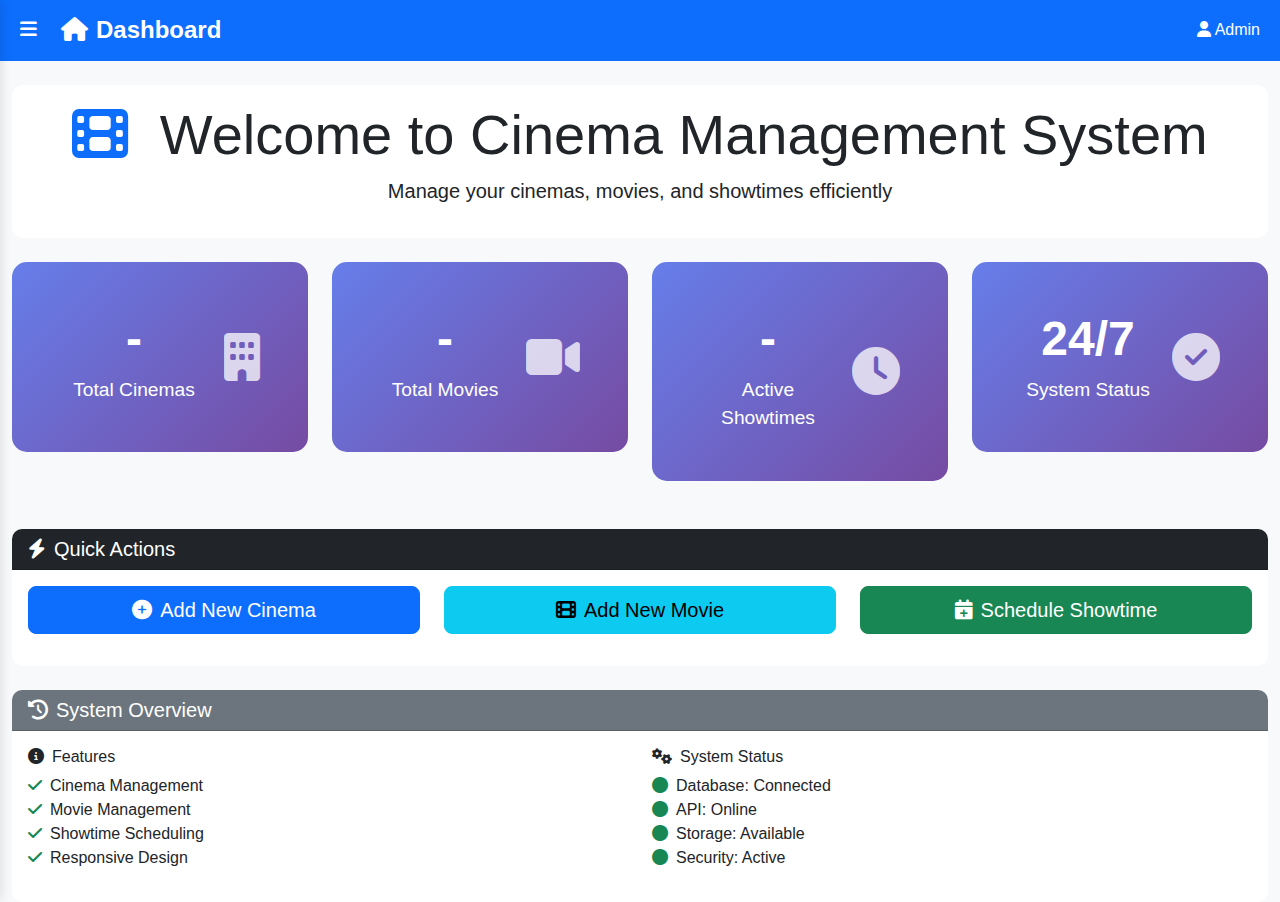
<file: index.html>
<!DOCTYPE html>
<html lang="en">
<head>
    <meta charset="UTF-8">
    <meta name="viewport" content="width=device-width, initial-scale=1.0">
    <link rel="icon" href="https://public-frontend-cos.metadl.com/mgx/img/favicon.png" type="image/png">
    <title>Cinema Management System - Dashboard</title>
    
    <!-- Bootstrap CSS -->
    <link href="https://cdn.jsdelivr.net/npm/bootstrap@5.3.0/dist/css/bootstrap.min.css" rel="stylesheet">
    <!-- Font Awesome -->
    <link rel="stylesheet" href="https://cdnjs.cloudflare.com/ajax/libs/font-awesome/6.4.0/css/all.min.css">
    <!-- Custom CSS -->
    <link rel="stylesheet" href="styles.css">
</head>
<body>
    <!-- Sidebar -->
    <div class="sidebar" id="sidebar">
        <div class="sidebar-header">
            <h4><i class="fas fa-film me-2"></i>Cinema System</h4>
            <button class="btn-close-sidebar" onclick="toggleSidebar()">
                <i class="fas fa-times"></i>
            </button>
        </div>
        <ul class="sidebar-nav">
            <li class="nav-item active">
                <a href="#" class="nav-link">
                    <i class="fas fa-home me-2"></i>Dashboard
                </a>
            </li>
            <li class="nav-item">
                <a href="cinema.html" class="nav-link">
                    <i class="fas fa-building me-2"></i>Cinema Management
                </a>
            </li>
            <li class="nav-item">
                <a href="movie.html" class="nav-link">
                    <i class="fas fa-video me-2"></i>Movie Management
                </a>
            </li>
            <li class="nav-item">
                <a href="showtime.html" class="nav-link">
                    <i class="fas fa-clock me-2"></i>Showtime Management
                </a>
            </li>
        </ul>
    </div>

    <!-- Main Content -->
    <div class="main-content" id="mainContent">
        <!-- Top Navigation -->
        <nav class="navbar navbar-expand-lg navbar-dark bg-primary">
            <div class="container-fluid">
                <button class="btn-toggle-sidebar" onclick="toggleSidebar()">
                    <i class="fas fa-bars"></i>
                </button>
                <span class="navbar-brand mb-0 h1">
                    <i class="fas fa-home me-2"></i>Dashboard
                </span>
                <div class="navbar-nav ms-auto">
                    <span class="nav-link text-white">
                        <i class="fas fa-user me-1"></i>Admin
                    </span>
                </div>
            </div>
        </nav>

        <!-- Page Content -->
        <div class="container-fluid mt-4">
            <!-- Welcome Section -->
            <div class="row mb-4">
                <div class="col-12">
                    <div class="card">
                        <div class="card-body text-center">
                            <h1 class="display-4">
                                <i class="fas fa-film text-primary me-3"></i>
                                Welcome to Cinema Management System
                            </h1>
                            <p class="lead">Manage your cinemas, movies, and showtimes efficiently</p>
                        </div>
                    </div>
                </div>
            </div>

            <!-- Statistics Cards -->
            <div class="row mb-4">
                <div class="col-lg-3 col-md-6 mb-4">
                    <div class="card dashboard-card bg-primary">
                        <div class="card-body">
                            <div class="d-flex align-items-center">
                                <div class="flex-grow-1">
                                    <h3 id="cinemaCount">0</h3>
                                    <p>Total Cinemas</p>
                                </div>
                                <div class="ms-3">
                                    <i class="fas fa-building fa-3x opacity-75"></i>
                                </div>
                            </div>
                        </div>
                    </div>
                </div>
                <div class="col-lg-3 col-md-6 mb-4">
                    <div class="card dashboard-card bg-info">
                        <div class="card-body">
                            <div class="d-flex align-items-center">
                                <div class="flex-grow-1">
                                    <h3 id="movieCount">0</h3>
                                    <p>Total Movies</p>
                                </div>
                                <div class="ms-3">
                                    <i class="fas fa-video fa-3x opacity-75"></i>
                                </div>
                            </div>
                        </div>
                    </div>
                </div>
                <div class="col-lg-3 col-md-6 mb-4">
                    <div class="card dashboard-card bg-success">
                        <div class="card-body">
                            <div class="d-flex align-items-center">
                                <div class="flex-grow-1">
                                    <h3 id="showtimeCount">0</h3>
                                    <p>Active Showtimes</p>
                                </div>
                                <div class="ms-3">
                                    <i class="fas fa-clock fa-3x opacity-75"></i>
                                </div>
                            </div>
                        </div>
                    </div>
                </div>
                <div class="col-lg-3 col-md-6 mb-4">
                    <div class="card dashboard-card bg-warning">
                        <div class="card-body">
                            <div class="d-flex align-items-center">
                                <div class="flex-grow-1">
                                    <h3>24/7</h3>
                                    <p>System Status</p>
                                </div>
                                <div class="ms-3">
                                    <i class="fas fa-check-circle fa-3x opacity-75"></i>
                                </div>
                            </div>
                        </div>
                    </div>
                </div>
            </div>

            <!-- Quick Actions -->
            <div class="row mb-4">
                <div class="col-12">
                    <div class="card">
                        <div class="card-header bg-dark text-white">
                            <h5 class="mb-0">
                                <i class="fas fa-bolt me-2"></i>Quick Actions
                            </h5>
                        </div>
                        <div class="card-body">
                            <div class="row">
                                <div class="col-lg-4 col-md-6 mb-3">
                                    <a href="cinema.html" class="btn btn-primary btn-lg w-100">
                                        <i class="fas fa-plus-circle me-2"></i>Add New Cinema
                                    </a>
                                </div>
                                <div class="col-lg-4 col-md-6 mb-3">
                                    <a href="movie.html" class="btn btn-info btn-lg w-100">
                                        <i class="fas fa-film me-2"></i>Add New Movie
                                    </a>
                                </div>
                                <div class="col-lg-4 col-md-6 mb-3">
                                    <a href="showtime.html" class="btn btn-success btn-lg w-100">
                                        <i class="fas fa-calendar-plus me-2"></i>Schedule Showtime
                                    </a>
                                </div>
                            </div>
                        </div>
                    </div>
                </div>
            </div>

            <!-- Recent Activity -->
            <div class="row">
                <div class="col-12">
                    <div class="card">
                        <div class="card-header bg-secondary text-white">
                            <h5 class="mb-0">
                                <i class="fas fa-history me-2"></i>System Overview
                            </h5>
                        </div>
                        <div class="card-body">
                            <div class="row">
                                <div class="col-md-6">
                                    <h6><i class="fas fa-info-circle me-2"></i>Features</h6>
                                    <ul class="list-unstyled">
                                        <li><i class="fas fa-check text-success me-2"></i>Cinema Management</li>
                                        <li><i class="fas fa-check text-success me-2"></i>Movie Management</li>
                                        <li><i class="fas fa-check text-success me-2"></i>Showtime Scheduling</li>
                                        <li><i class="fas fa-check text-success me-2"></i>Responsive Design</li>
                                    </ul>
                                </div>
                                <div class="col-md-6">
                                    <h6><i class="fas fa-cogs me-2"></i>System Status</h6>
                                    <ul class="list-unstyled">
                                        <li><i class="fas fa-circle text-success me-2"></i>Database: Connected</li>
                                        <li><i class="fas fa-circle text-success me-2"></i>API: Online</li>
                                        <li><i class="fas fa-circle text-success me-2"></i>Storage: Available</li>
                                        <li><i class="fas fa-circle text-success me-2"></i>Security: Active</li>
                                    </ul>
                                </div>
                            </div>
                        </div>
                    </div>
                </div>
            </div>
        </div>
    </div>

    <!-- Bootstrap JS -->
    <script src="https://cdn.jsdelivr.net/npm/bootstrap@5.3.0/dist/js/bootstrap.bundle.min.js"></script>
    <!-- Sidebar JS -->
    <script src="sidebar.js"></script>
    
    <!-- Dashboard JS -->
    <script>
        // Load dashboard statistics
        async function loadDashboardStats() {
            try {
                // Load cinema count
                const cinemaResponse = await fetch('http://localhost:3000/cinema');
                const cinemaData = await cinemaResponse.json();
                document.getElementById('cinemaCount').textContent = cinemaData.length;

                // Load movie count
                const movieResponse = await fetch('http://localhost:3000/movie');
                const movieData = await movieResponse.json();
                document.getElementById('movieCount').textContent = movieData.length;

                // Load showtime count
                const showtimeResponse = await fetch('http://localhost:3000/time');
                const showtimeData = await showtimeResponse.json();
                document.getElementById('showtimeCount').textContent = showtimeData.length;

            } catch (error) {
                console.log('Error loading dashboard stats:', error);
                // Set default values if API is not available
                document.getElementById('cinemaCount').textContent = '-';
                document.getElementById('movieCount').textContent = '-';
                document.getElementById('showtimeCount').textContent = '-';
            }
        }

        // Initialize dashboard
        document.addEventListener('DOMContentLoaded', function() {
            loadDashboardStats();
        });
    </script>
</body>
</html>
</file>
<file: styles.css>
/* Custom Styles for Cinema Management System */

body {
    background-color: #f8f9fa;
    font-family: 'Segoe UI', Tahoma, Geneva, Verdana, sans-serif;
    margin: 0;
    padding: 0;
}

/* Sidebar Styles */
.sidebar {
    position: fixed;
    top: 0;
    left: -280px;
    width: 280px;
    height: 100vh;
    background: linear-gradient(135deg, #2c3e50 0%, #34495e 100%);
    color: white;
    transition: left 0.3s ease;
    z-index: 1050;
    box-shadow: 2px 0 10px rgba(0,0,0,0.1);
}

.sidebar.active {
    left: 0;
}

.sidebar-header {
    padding: 1.5rem 1rem;
    border-bottom: 1px solid rgba(255,255,255,0.1);
    display: flex;
    justify-content: space-between;
    align-items: center;
}

.sidebar-header h4 {
    margin: 0;
    font-weight: 600;
    color: #ecf0f1;
}

.btn-close-sidebar {
    background: none;
    border: none;
    color: white;
    font-size: 1.2rem;
    cursor: pointer;
    padding: 0.5rem;
    border-radius: 50%;
    transition: background-color 0.3s ease;
}

.btn-close-sidebar:hover {
    background-color: rgba(255,255,255,0.1);
}

.sidebar-nav {
    list-style: none;
    padding: 0;
    margin: 0;
}

.sidebar-nav .nav-item {
    border-bottom: 1px solid rgba(255,255,255,0.05);
}

.sidebar-nav .nav-item.active {
    background: linear-gradient(135deg, #3498db, #2980b9);
}

.sidebar-nav .nav-link {
    display: block;
    padding: 1rem 1.5rem;
    color: #bdc3c7;
    text-decoration: none;
    transition: all 0.3s ease;
    font-weight: 500;
}

.sidebar-nav .nav-link:hover {
    color: white;
    background-color: rgba(255,255,255,0.1);
    padding-left: 2rem;
}

.sidebar-nav .nav-item.active .nav-link {
    color: white;
}

/* Main Content Styles */
.main-content {
    margin-left: 0;
    transition: margin-left 0.3s ease;
    min-height: 100vh;
}

.main-content.sidebar-open {
    margin-left: 280px;
}

/* Toggle Button */
.btn-toggle-sidebar {
    background: none;
    border: none;
    color: white;
    font-size: 1.2rem;
    cursor: pointer;
    padding: 0.5rem;
    margin-right: 1rem;
    border-radius: 5px;
    transition: background-color 0.3s ease;
}

.btn-toggle-sidebar:hover {
    background-color: rgba(255,255,255,0.1);
}

/* Navbar Styles */
.navbar-brand {
    font-weight: bold;
    font-size: 1.5rem;
}

.card {
    border: none;
    border-radius: 10px;
    transition: transform 0.2s ease-in-out;
}

.card:hover {
    transform: translateY(-2px);
}

.card-header {
    border-radius: 10px 10px 0 0 !important;
    font-weight: 600;
}

.form-control, .form-select {
    border-radius: 8px;
    border: 1px solid #dee2e6;
    transition: border-color 0.15s ease-in-out, box-shadow 0.15s ease-in-out;
}

.form-control:focus, .form-select:focus {
    border-color: #86b7fe;
    box-shadow: 0 0 0 0.25rem rgba(13, 110, 253, 0.25);
}

.btn {
    border-radius: 8px;
    font-weight: 500;
    transition: all 0.2s ease-in-out;
}

.btn:hover {
    transform: translateY(-1px);
}

.table {
    border-radius: 8px;
    overflow: hidden;
}

.table thead th {
    border: none;
    font-weight: 600;
    text-transform: uppercase;
    font-size: 0.85rem;
    letter-spacing: 0.5px;
}

.table tbody tr {
    transition: background-color 0.2s ease-in-out;
}

.table tbody tr:hover {
    background-color: rgba(0, 123, 255, 0.1);
}

.img-thumbnail {
    border-radius: 8px;
    transition: transform 0.2s ease-in-out;
}

.img-thumbnail:hover {
    transform: scale(1.05);
}

.text-danger {
    font-size: 0.875rem;
    margin-top: 0.25rem;
}

/* Dashboard Styles */
.dashboard-card {
    background: linear-gradient(135deg, #667eea 0%, #764ba2 100%);
    color: white;
    border: none;
    border-radius: 15px;
    padding: 2rem;
    text-align: center;
    transition: transform 0.3s ease, box-shadow 0.3s ease;
}

.dashboard-card:hover {
    transform: translateY(-5px);
    box-shadow: 0 15px 35px rgba(0,0,0,0.1);
}

.dashboard-card h3 {
    font-size: 3rem;
    font-weight: bold;
    margin-bottom: 0.5rem;
}

.dashboard-card p {
    font-size: 1.2rem;
    margin: 0;
}

/* Responsive Design */
@media (max-width: 768px) {
    .sidebar {
        left: -280px;
    }
    
    .sidebar.active {
        left: 0;
    }
    
    .main-content {
        margin-left: 0;
    }
    
    .main-content.sidebar-open {
        margin-left: 0;
    }
    
    .container-fluid {
        padding: 0 10px;
    }
    
    .card-body {
        padding: 1rem;
    }
    
    .table-responsive {
        font-size: 0.875rem;
    }
    
    .btn-sm {
        padding: 0.25rem 0.5rem;
        font-size: 0.75rem;
    }
}

@media (max-width: 576px) {
    .navbar-brand {
        font-size: 1.2rem;
    }
    
    .card-header h5 {
        font-size: 1rem;
    }
    
    .btn {
        font-size: 0.875rem;
    }
    
    .sidebar {
        width: 100%;
        left: -100%;
    }
    
    .sidebar.active {
        left: 0;
    }
}

/* Loading Animation */
.loading {
    display: inline-block;
    width: 20px;
    height: 20px;
    border: 3px solid rgba(255, 255, 255, 0.3);
    border-radius: 50%;
    border-top-color: #fff;
    animation: spin 1s ease-in-out infinite;
}

@keyframes spin {
    to { transform: rotate(360deg); }
}

/* Success/Error Messages */
.alert {
    border-radius: 8px;
    border: none;
}

.alert-success {
    background-color: #d1e7dd;
    color: #0f5132;
}

.alert-danger {
    background-color: #f8d7da;
    color: #842029;
}

/* Custom Scrollbar */
::-webkit-scrollbar {
    width: 8px;
}

::-webkit-scrollbar-track {
    background: #f1f1f1;
    border-radius: 4px;
}

::-webkit-scrollbar-thumb {
    background: #888;
    border-radius: 4px;
}

::-webkit-scrollbar-thumb:hover {
    background: #555;
}

/* Overlay for mobile sidebar */
.sidebar-overlay {
    position: fixed;
    top: 0;
    left: 0;
    width: 100%;
    height: 100%;
    background-color: rgba(0,0,0,0.5);
    z-index: 1040;
    display: none;
}

.sidebar-overlay.active {
    display: block;
}
</file>
